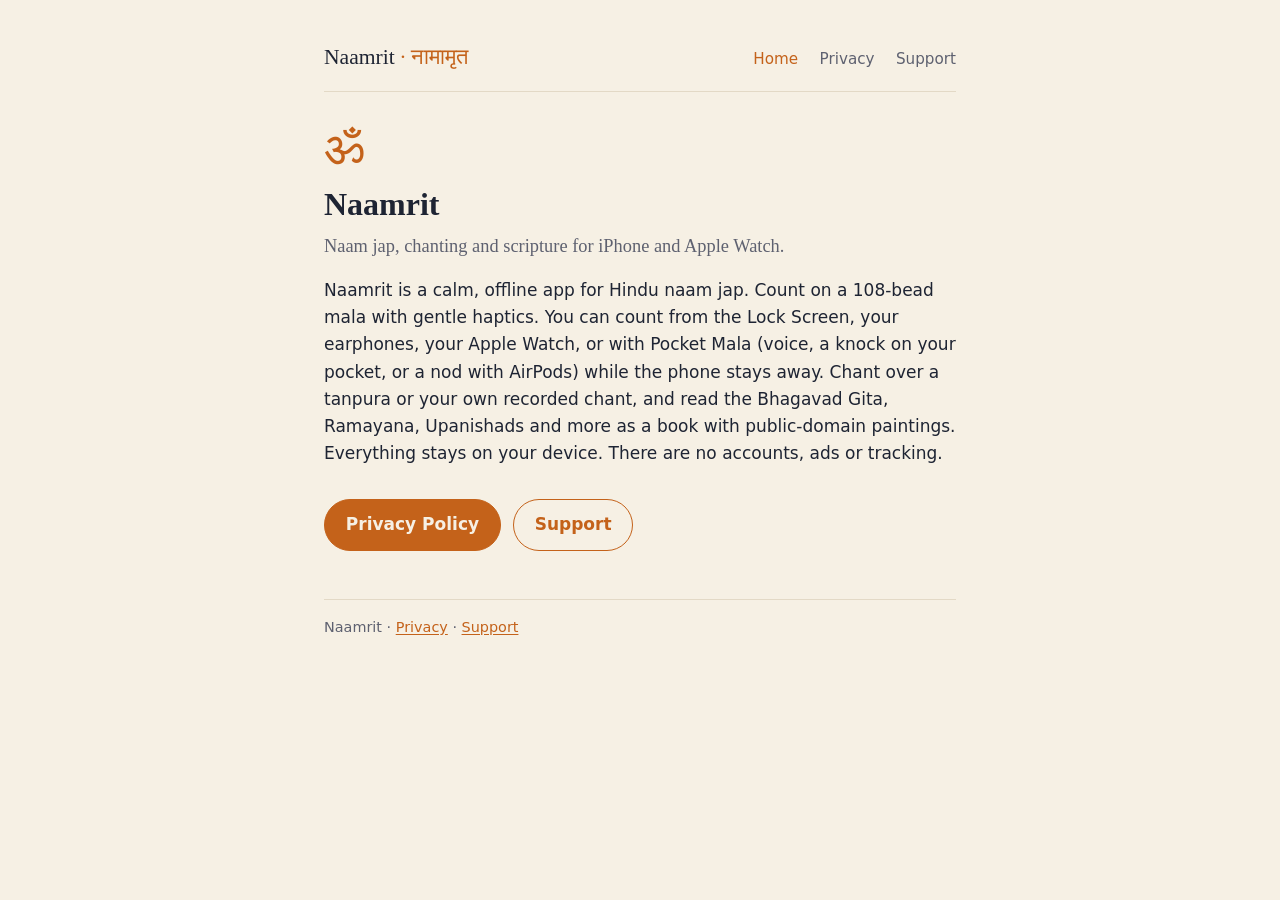
<file: index.html>
<!doctype html>
<html lang="en">
<head>
  <meta charset="utf-8">
  <meta name="viewport" content="width=device-width, initial-scale=1">
  <title>Naamrit — naam jap, chanting and scripture</title>
  <meta name="description" content="Naamrit is a calm, offline app for Hindu naam jap, chanting and scripture on iPhone and Apple Watch.">
  <link rel="stylesheet" href="style.css">
</head>
<body>
  <div class="wrap">
    <header class="site">
      <a class="brand" href="./">Naamrit <span>· नामामृत</span></a>
      <nav>
        <a href="./" aria-current="page">Home</a>
        <a href="privacy.html">Privacy</a>
        <a href="support.html">Support</a>
      </nav>
    </header>

    <main>
      <div class="mark" aria-hidden="true">ॐ</div>
      <h1>Naamrit</h1>
      <p class="lede">Naam jap, chanting and scripture for iPhone and Apple Watch.</p>

      <p>Naamrit is a calm, offline app for Hindu naam jap. Count on a 108-bead mala with gentle haptics. You can count
        from the Lock Screen, your earphones, your Apple Watch, or with Pocket Mala (voice, a knock on your pocket,
        or a nod with AirPods) while the phone stays away. Chant over a tanpura or your own recorded chant, and read the
        Bhagavad Gita, Ramayana, Upanishads and more as a book with public-domain paintings. Everything stays on
        your device. There are no accounts, ads or tracking.</p>

      <div class="links">
        <a class="button primary" href="privacy.html">Privacy Policy</a>
        <a class="button" href="support.html">Support</a>
      </div>
    </main>

    <footer class="site">
      Naamrit · <a href="privacy.html">Privacy</a> · <a href="support.html">Support</a>
    </footer>
  </div>
</body>
</html>
</file>
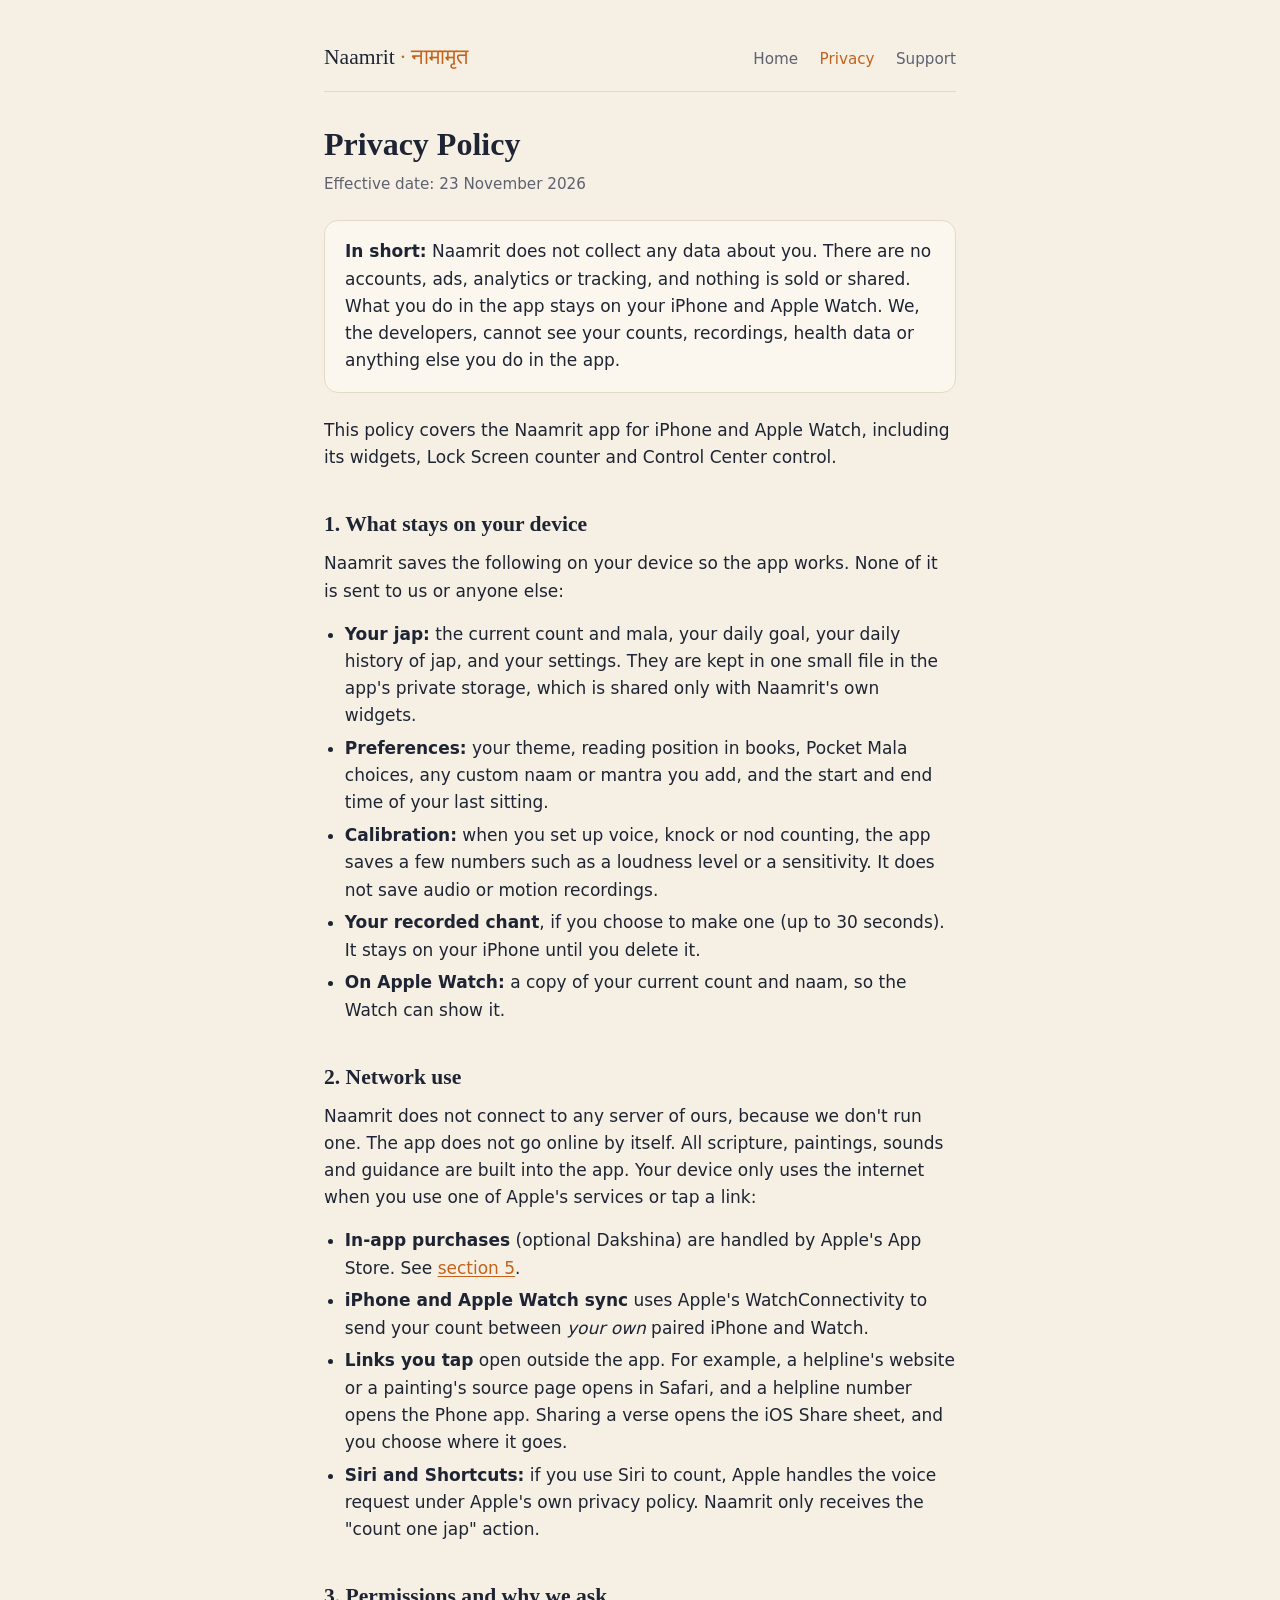
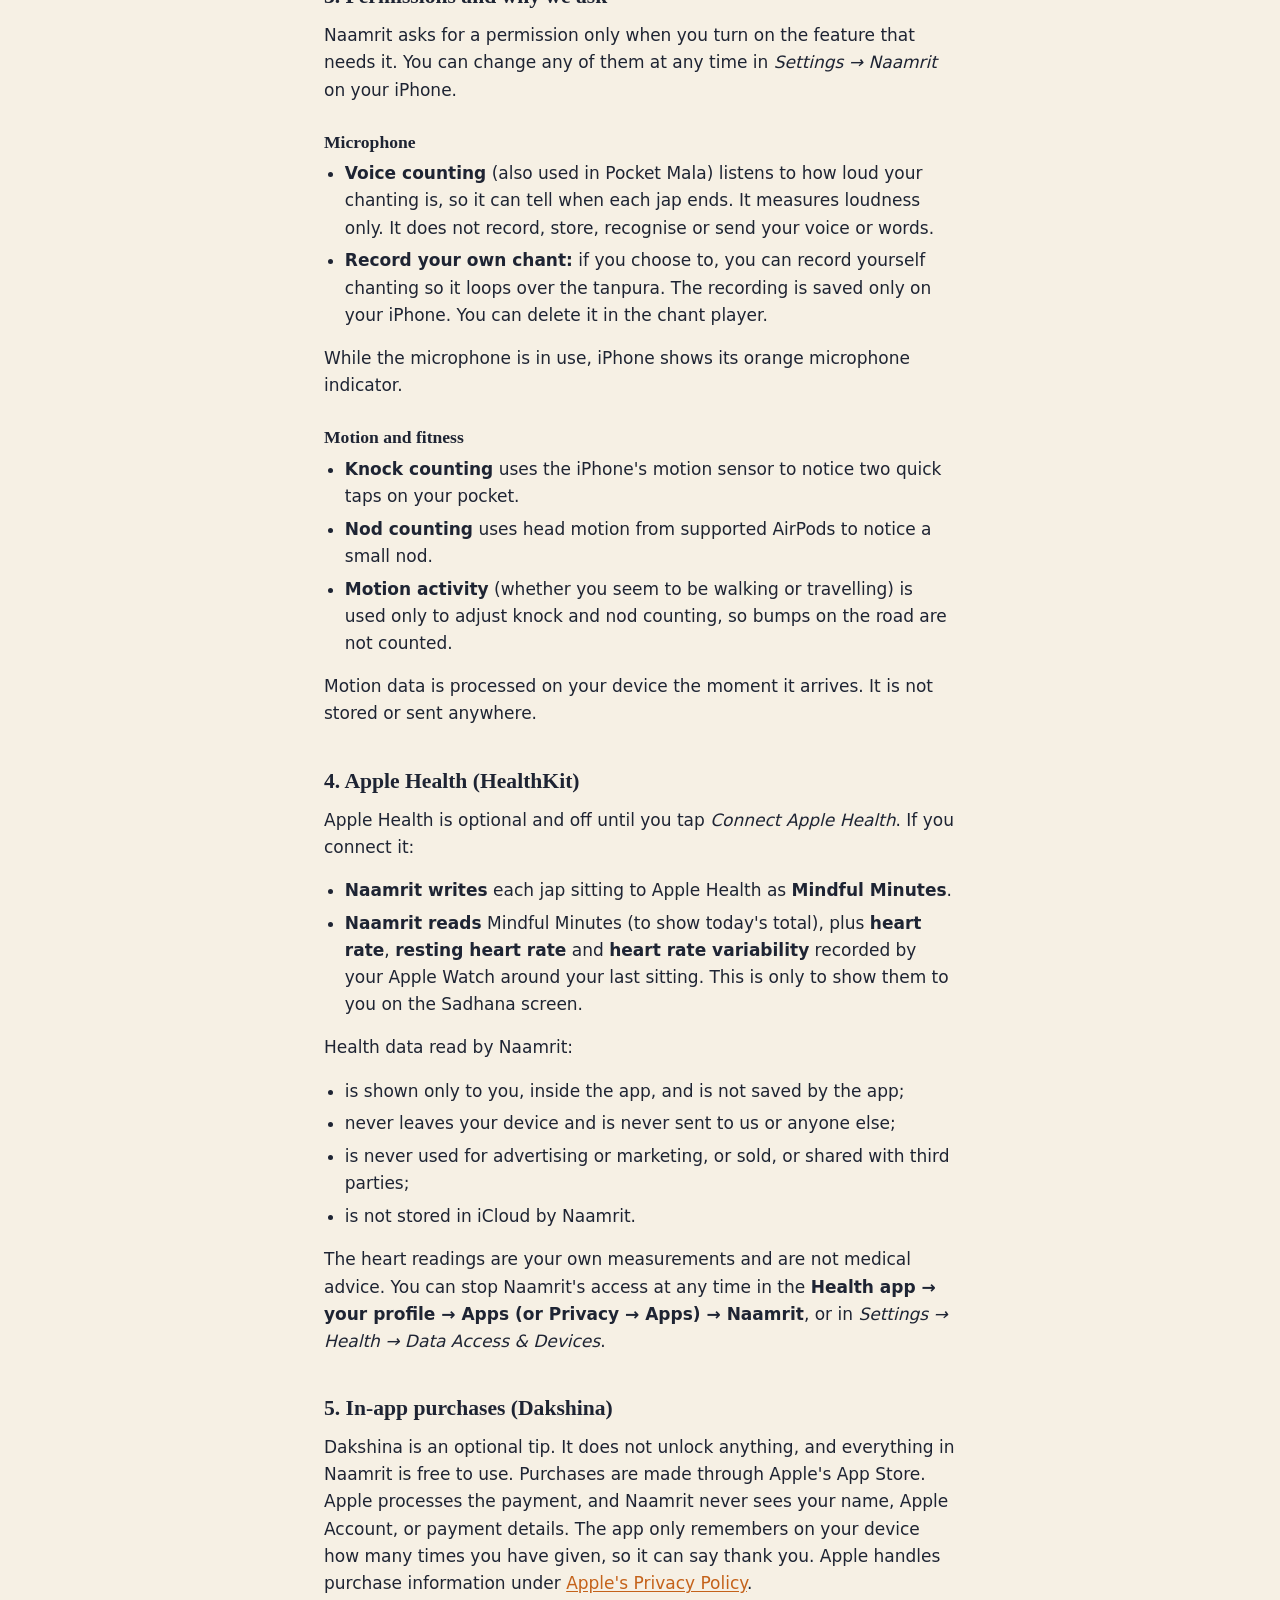
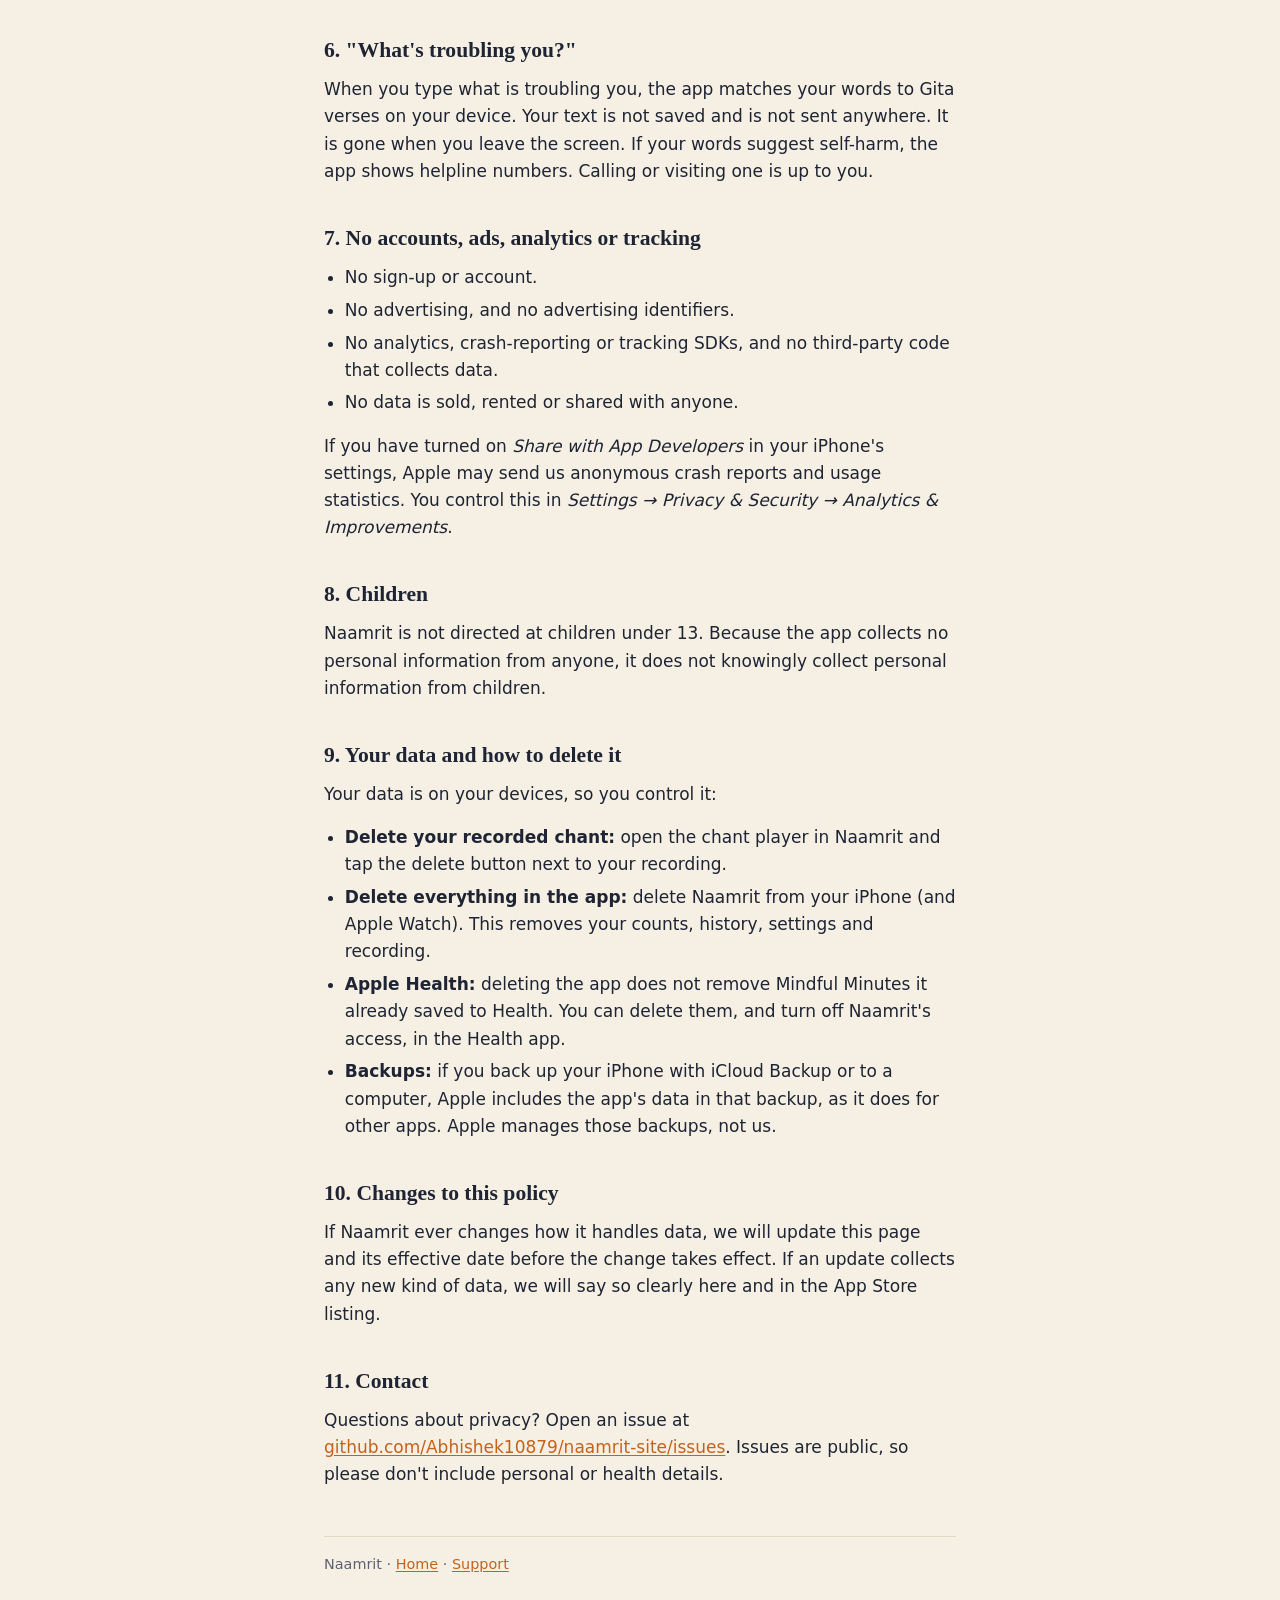
<file: privacy.html>
<!doctype html>
<html lang="en">
<head>
  <meta charset="utf-8">
  <meta name="viewport" content="width=device-width, initial-scale=1">
  <title>Privacy Policy — Naamrit</title>
  <meta name="description" content="Naamrit's privacy policy. Naamrit collects no personal data. Everything stays on your device.">
  <link rel="stylesheet" href="style.css">
</head>
<body>
  <div class="wrap">
    <header class="site">
      <a class="brand" href="./">Naamrit <span>· नामामृत</span></a>
      <nav>
        <a href="./">Home</a>
        <a href="privacy.html" aria-current="page">Privacy</a>
        <a href="support.html">Support</a>
      </nav>
    </header>

    <main>
      <h1>Privacy Policy</h1>
      <p class="meta">Effective date: 23 November 2026</p>

      <div class="card">
        <p><strong>In short:</strong> Naamrit does not collect any data about you. There are no accounts, ads, analytics or
          tracking, and nothing is sold or shared. What you do in the app stays on your iPhone and Apple Watch.
          We, the developers, cannot see your counts, recordings, health data or anything else you do in the app.</p>
      </div>

      <p>This policy covers the Naamrit app for iPhone and Apple Watch, including its widgets, Lock Screen counter and
        Control Center control.</p>

      <h2>1. What stays on your device</h2>
      <p>Naamrit saves the following on your device so the app works. None of it is sent to us or anyone else:</p>
      <ul>
        <li><strong>Your jap:</strong> the current count and mala, your daily goal, your daily history of jap, and your
          settings. They are kept in one small file in the app's private storage, which is shared only with
          Naamrit's own widgets.</li>
        <li><strong>Preferences:</strong> your theme, reading position in books, Pocket Mala choices, any custom naam
          or mantra you add, and the start and end time of your last sitting.</li>
        <li><strong>Calibration:</strong> when you set up voice, knock or nod counting, the app saves a few numbers
          such as a loudness level or a sensitivity. It does not save audio or motion recordings.</li>
        <li><strong>Your recorded chant</strong>, if you choose to make one (up to 30 seconds). It stays on your iPhone until you
          delete it.</li>
        <li><strong>On Apple Watch:</strong> a copy of your current count and naam, so the Watch can show it.</li>
      </ul>

      <h2>2. Network use</h2>
      <p>Naamrit does not connect to any server of ours, because we don't run one. The app does not go online by itself.
        All scripture, paintings, sounds and guidance are built into the app. Your device only uses the internet when
        you use one of Apple's services or tap a link:</p>
      <ul>
        <li><strong>In-app purchases</strong> (optional Dakshina) are handled by Apple's App Store. See
          <a href="#purchases">section 5</a>.</li>
        <li><strong>iPhone and Apple Watch sync</strong> uses Apple's WatchConnectivity to send your count between
          <em>your own</em> paired iPhone and Watch.</li>
        <li><strong>Links you tap</strong> open outside the app. For example, a helpline's website or a painting's
          source page opens in Safari, and a helpline number opens the Phone app. Sharing a verse opens the iOS Share
          sheet, and you choose where it goes.</li>
        <li><strong>Siri and Shortcuts:</strong> if you use Siri to count, Apple handles the voice request under
          Apple's own privacy policy. Naamrit only receives the "count one jap" action.</li>
      </ul>

      <h2>3. Permissions and why we ask</h2>
      <p>Naamrit asks for a permission only when you turn on the feature that needs it. You can change any of them
        at any time in <em>Settings → Naamrit</em> on your iPhone.</p>

      <h3>Microphone</h3>
      <ul>
        <li><strong>Voice counting</strong> (also used in Pocket Mala) listens to how loud your chanting is, so it can
          tell when each jap ends. It measures loudness only. It does not record, store, recognise or send your voice
          or words.</li>
        <li><strong>Record your own chant:</strong> if you choose to, you can record yourself chanting so it loops over
          the tanpura. The recording is saved only on your iPhone. You can delete it in the chant player.</li>
      </ul>
      <p>While the microphone is in use, iPhone shows its orange microphone indicator.</p>

      <h3>Motion and fitness</h3>
      <ul>
        <li><strong>Knock counting</strong> uses the iPhone's motion sensor to notice two quick taps on your pocket.</li>
        <li><strong>Nod counting</strong> uses head motion from supported AirPods to notice a small nod.</li>
        <li><strong>Motion activity</strong> (whether you seem to be walking or travelling) is used only to adjust
          knock and nod counting, so bumps on the road are not counted.</li>
      </ul>
      <p>Motion data is processed on your device the moment it arrives. It is not stored or sent anywhere.</p>

      <h2 id="health">4. Apple Health (HealthKit)</h2>
      <p>Apple Health is optional and off until you tap <em>Connect Apple Health</em>. If you connect it:</p>
      <ul>
        <li><strong>Naamrit writes</strong> each jap sitting to Apple Health as <strong>Mindful Minutes</strong>.</li>
        <li><strong>Naamrit reads</strong> Mindful Minutes (to show today's total), plus <strong>heart rate</strong>,
          <strong>resting heart rate</strong> and <strong>heart rate variability</strong> recorded by your Apple Watch
          around your last sitting. This is only to show them to you on the Sadhana screen.</li>
      </ul>
      <p>Health data read by Naamrit:</p>
      <ul>
        <li>is shown only to you, inside the app, and is not saved by the app;</li>
        <li>never leaves your device and is never sent to us or anyone else;</li>
        <li>is never used for advertising or marketing, or sold, or shared with third parties;</li>
        <li>is not stored in iCloud by Naamrit.</li>
      </ul>
      <p>The heart readings are your own measurements and are not medical advice. You can stop Naamrit's access at any time
        in the <strong>Health app → your profile → Apps (or Privacy → Apps) → Naamrit</strong>, or in
        <em>Settings → Health → Data Access &amp; Devices</em>.</p>

      <h2 id="purchases">5. In-app purchases (Dakshina)</h2>
      <p>Dakshina is an optional tip. It does not unlock anything, and everything in Naamrit is free to use. Purchases
        are made through Apple's App Store. Apple processes the payment, and Naamrit never sees your name, Apple
        Account, or payment details. The app only remembers on your device how many times you have given, so it can say
        thank you. Apple handles purchase information under
        <a href="https://www.apple.com/legal/privacy/">Apple's Privacy Policy</a>.</p>

      <h2>6. "What's troubling you?"</h2>
      <p>When you type what is troubling you, the app matches your words to Gita verses on your device. Your text is not
        saved and is not sent anywhere. It is gone when you leave the screen. If your words suggest self-harm, the app
        shows helpline numbers. Calling or visiting one is up to you.</p>

      <h2>7. No accounts, ads, analytics or tracking</h2>
      <ul>
        <li>No sign-up or account.</li>
        <li>No advertising, and no advertising identifiers.</li>
        <li>No analytics, crash-reporting or tracking SDKs, and no third-party code that collects data.</li>
        <li>No data is sold, rented or shared with anyone.</li>
      </ul>
      <p>If you have turned on <em>Share with App Developers</em> in your iPhone's settings, Apple may send us anonymous
        crash reports and usage statistics. You control this in
        <em>Settings → Privacy &amp; Security → Analytics &amp; Improvements</em>.</p>

      <h2>8. Children</h2>
      <p>Naamrit is not directed at children under 13. Because the app collects no personal information from anyone, it
        does not knowingly collect personal information from children.</p>

      <h2>9. Your data and how to delete it</h2>
      <p>Your data is on your devices, so you control it:</p>
      <ul>
        <li><strong>Delete your recorded chant:</strong> open the chant player in Naamrit and tap the delete
          button next to your recording.</li>
        <li><strong>Delete everything in the app:</strong> delete Naamrit from your iPhone (and Apple Watch). This
          removes your counts, history, settings and recording.</li>
        <li><strong>Apple Health:</strong> deleting the app does not remove Mindful Minutes it already saved to Health.
          You can delete them, and turn off Naamrit's access, in the Health app.</li>
        <li><strong>Backups:</strong> if you back up your iPhone with iCloud Backup or to a computer, Apple includes the app's
          data in that backup, as it does for other apps. Apple manages those backups, not us.</li>
      </ul>

      <h2>10. Changes to this policy</h2>
      <p>If Naamrit ever changes how it handles data, we will update this page and its effective date before the
        change takes effect. If an update collects any new kind of data, we will say so clearly here and in the
        App Store listing.</p>

      <h2>11. Contact</h2>
      <p>Questions about privacy? Open an issue at
        <a href="https://github.com/Abhishek10879/naamrit-site/issues">github.com/Abhishek10879/naamrit-site/issues</a>.
        Issues are public, so please don't include personal or health details.</p>
    </main>

    <footer class="site">
      Naamrit · <a href="./">Home</a> · <a href="support.html">Support</a>
    </footer>
  </div>
</body>
</html>
</file>
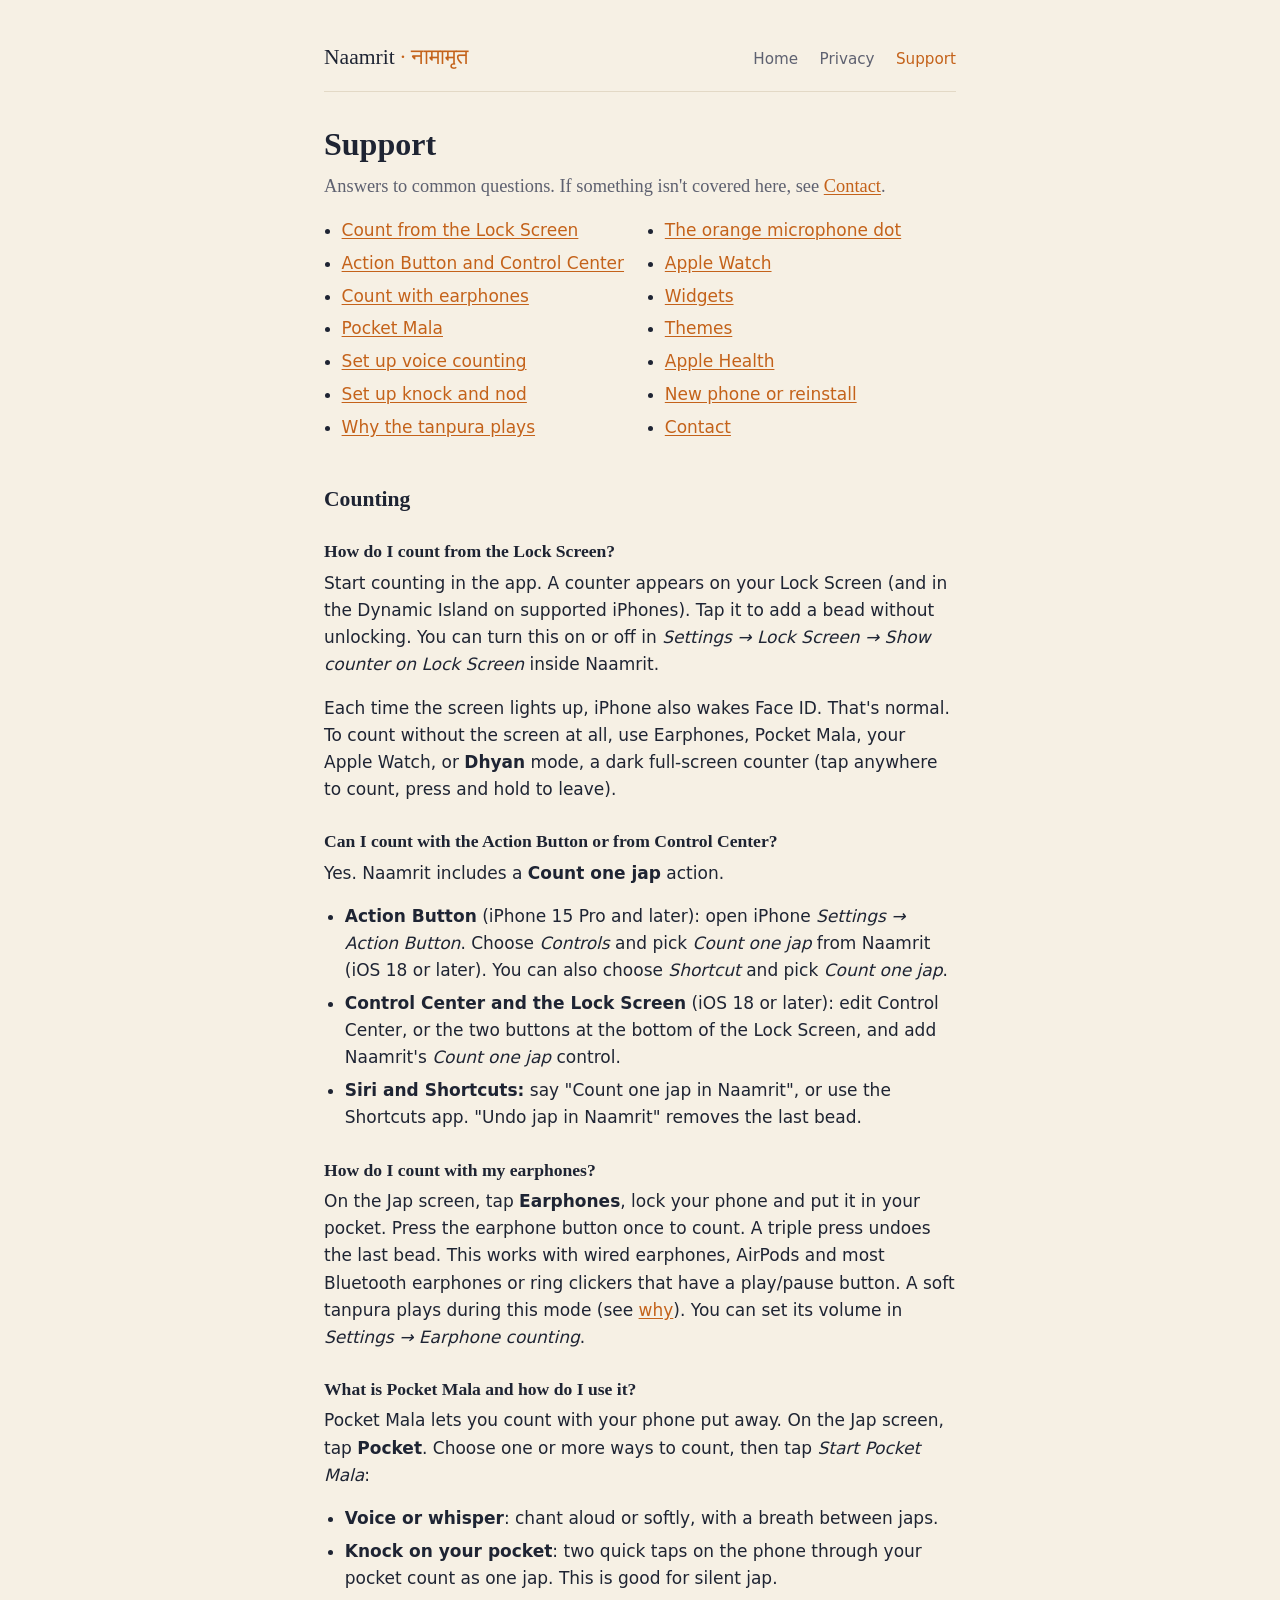
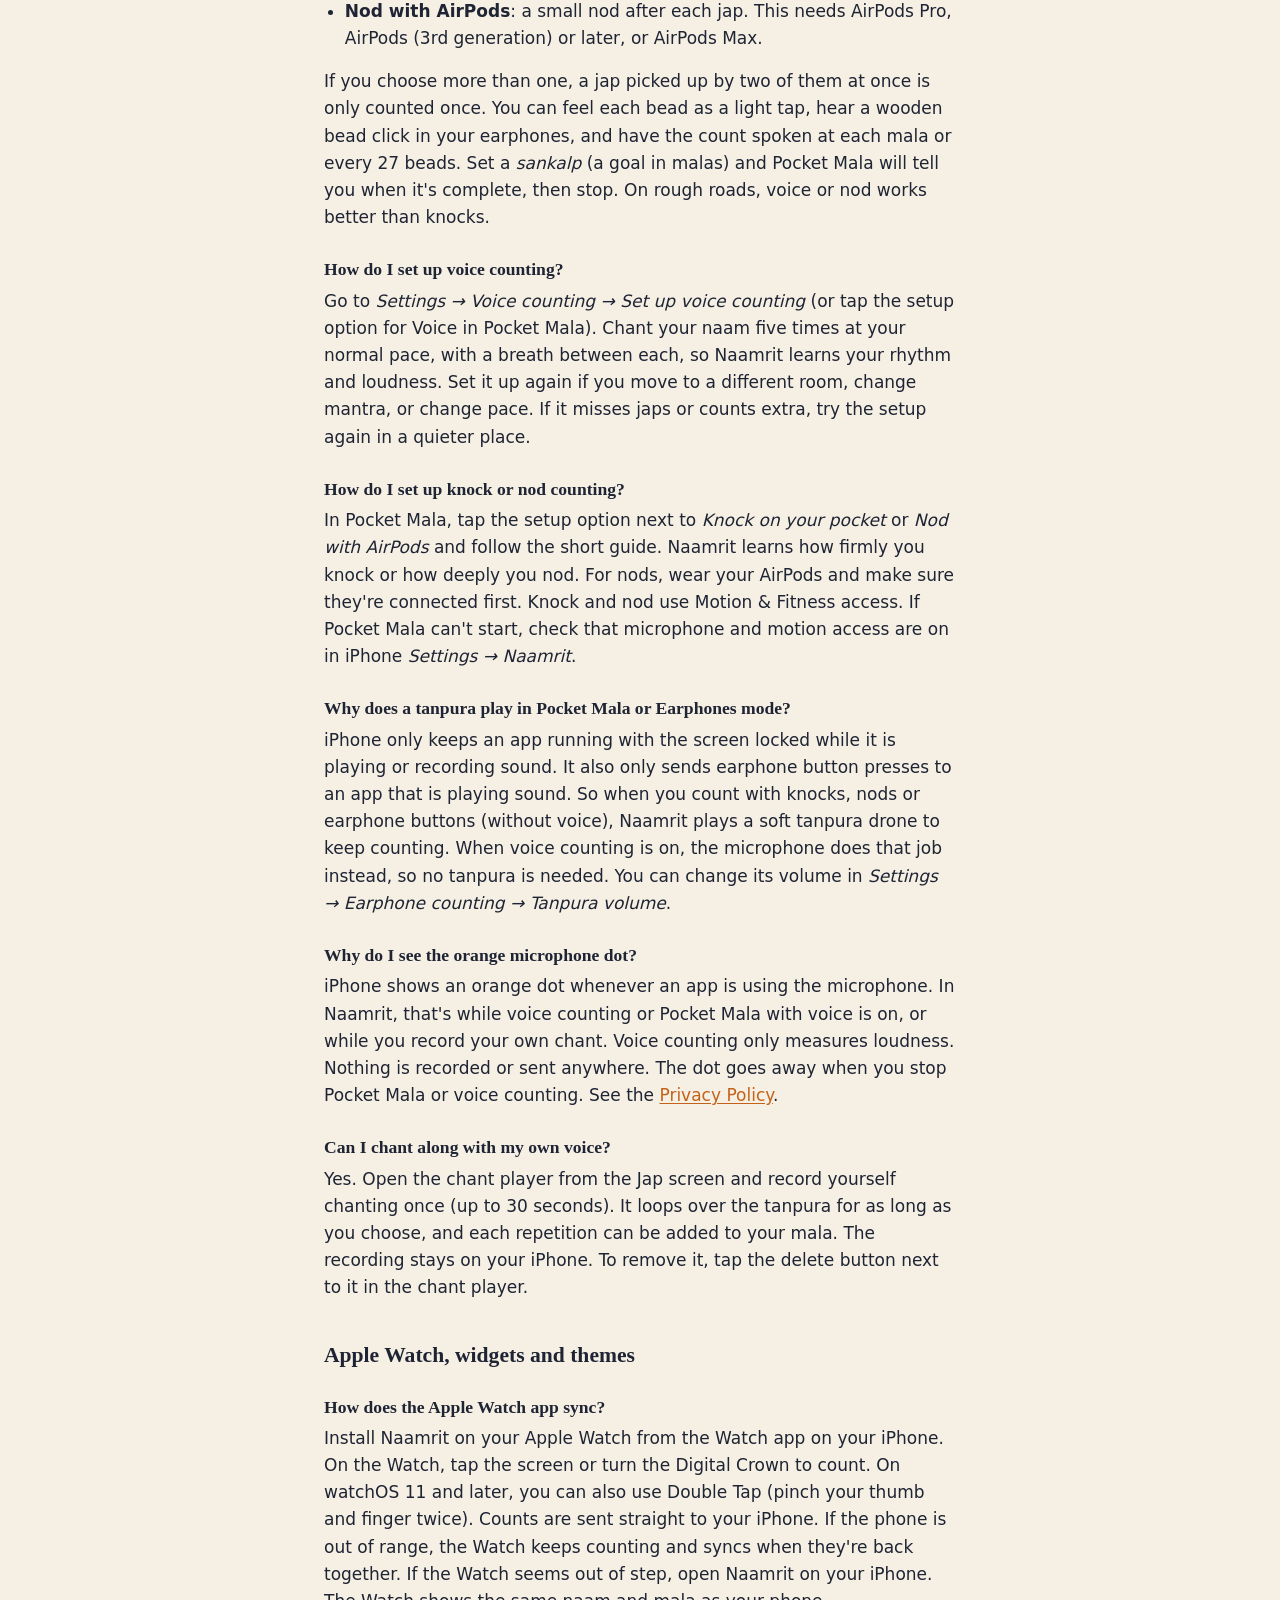
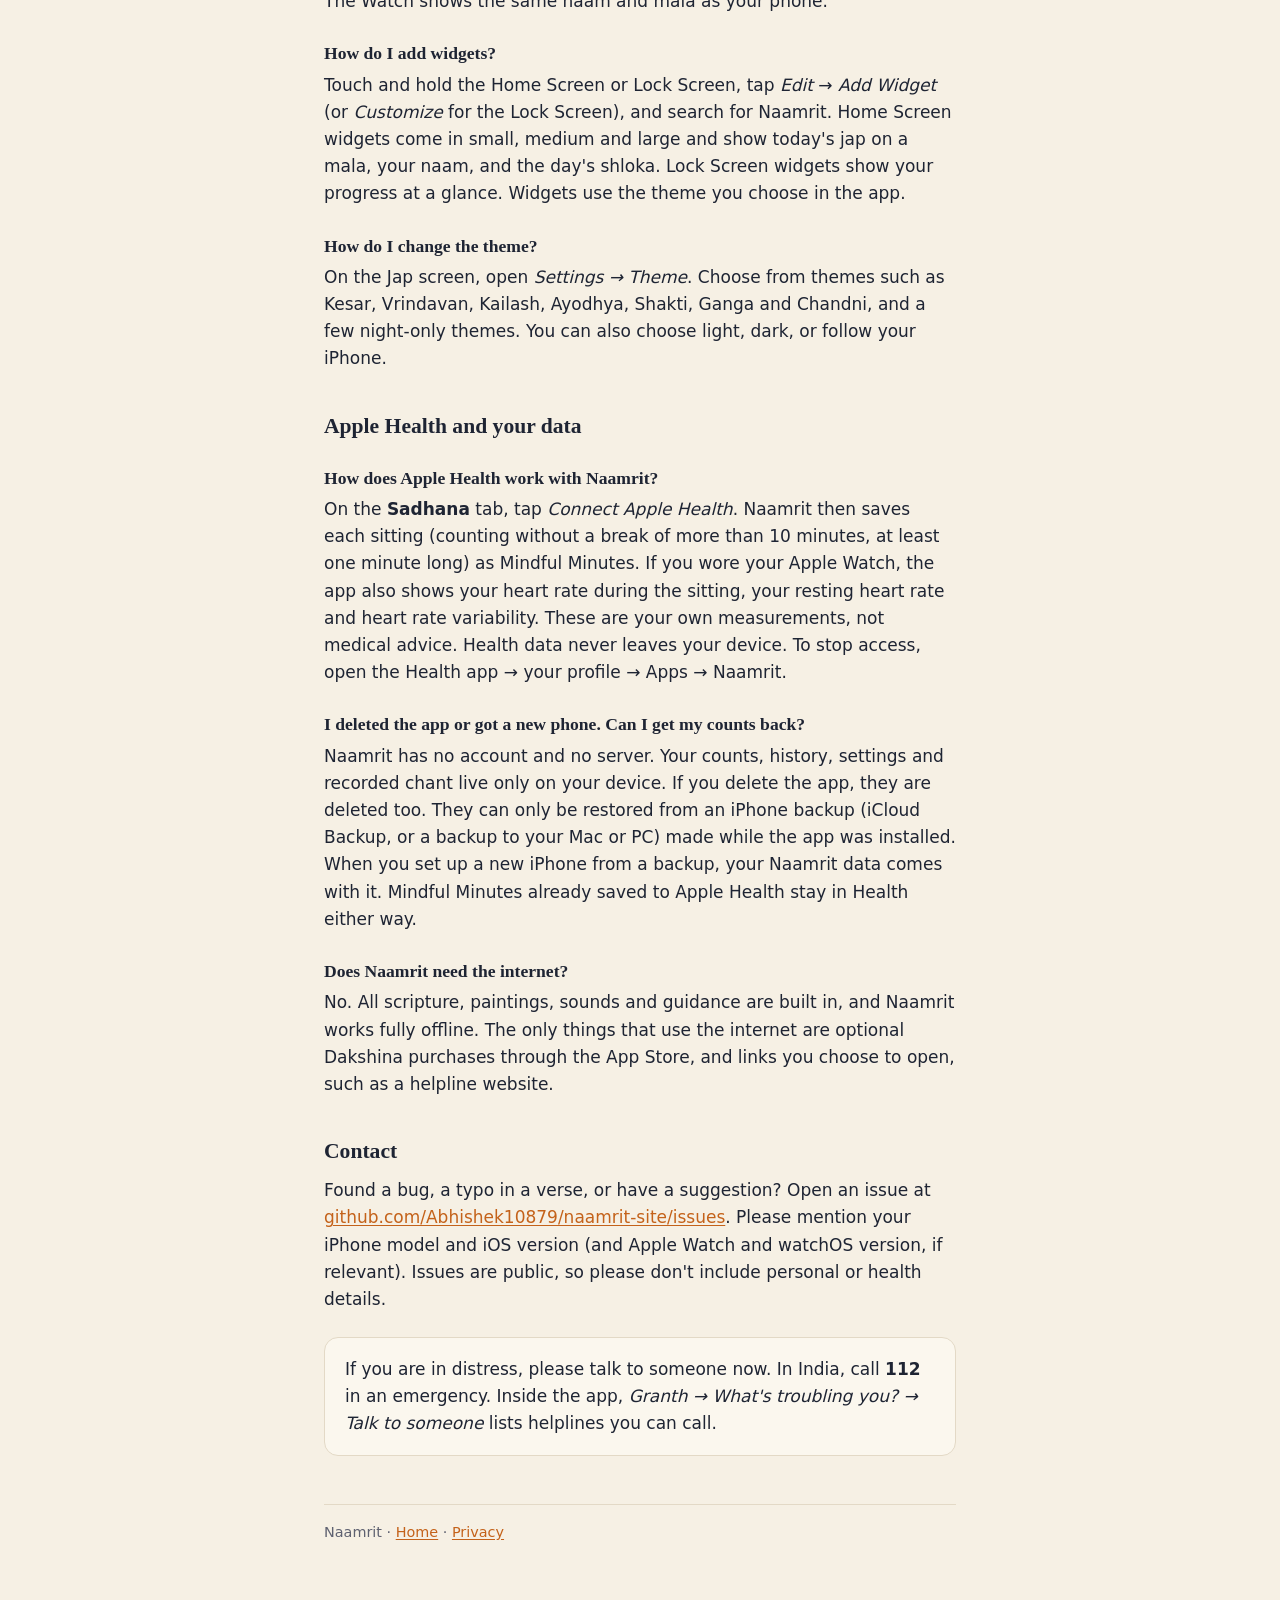
<file: support.html>
<!doctype html>
<html lang="en">
<head>
  <meta charset="utf-8">
  <meta name="viewport" content="width=device-width, initial-scale=1">
  <title>Support — Naamrit</title>
  <meta name="description" content="Help with Naamrit: counting from the Lock Screen, Action Button, earphones, Pocket Mala, Apple Watch, widgets, themes and Apple Health.">
  <link rel="stylesheet" href="style.css">
</head>
<body>
  <div class="wrap">
    <header class="site">
      <a class="brand" href="./">Naamrit <span>· नामामृत</span></a>
      <nav>
        <a href="./">Home</a>
        <a href="privacy.html">Privacy</a>
        <a href="support.html" aria-current="page">Support</a>
      </nav>
    </header>

    <main>
      <h1>Support</h1>
      <p class="lede">Answers to common questions. If something isn't covered here, see <a href="#contact">Contact</a>.</p>

      <ul class="toc">
        <li><a href="#lock-screen">Count from the Lock Screen</a></li>
        <li><a href="#action-button">Action Button and Control Center</a></li>
        <li><a href="#earphones">Count with earphones</a></li>
        <li><a href="#pocket-mala">Pocket Mala</a></li>
        <li><a href="#voice">Set up voice counting</a></li>
        <li><a href="#knock-nod">Set up knock and nod</a></li>
        <li><a href="#tanpura">Why the tanpura plays</a></li>
        <li><a href="#microphone">The orange microphone dot</a></li>
        <li><a href="#watch">Apple Watch</a></li>
        <li><a href="#widgets">Widgets</a></li>
        <li><a href="#themes">Themes</a></li>
        <li><a href="#health">Apple Health</a></li>
        <li><a href="#reinstall">New phone or reinstall</a></li>
        <li><a href="#contact">Contact</a></li>
      </ul>

      <h2>Counting</h2>

      <h3 id="lock-screen">How do I count from the Lock Screen?</h3>
      <p>Start counting in the app. A counter appears on your Lock Screen (and in the Dynamic Island on supported
        iPhones). Tap it to add a bead without unlocking. You can turn this on or off in
        <em>Settings → Lock Screen → Show counter on Lock Screen</em> inside Naamrit.</p>
      <p>Each time the screen lights up, iPhone also wakes Face ID. That's normal. To count without the screen
        at all, use Earphones, Pocket Mala, your Apple Watch, or <strong>Dhyan</strong> mode, a dark full-screen
        counter (tap anywhere to count, press and hold to leave).</p>

      <h3 id="action-button">Can I count with the Action Button or from Control Center?</h3>
      <p>Yes. Naamrit includes a <strong>Count one jap</strong> action.</p>
      <ul>
        <li><strong>Action Button</strong> (iPhone 15 Pro and later): open iPhone
          <em>Settings → Action Button</em>. Choose <em>Controls</em> and pick <em>Count one jap</em> from Naamrit
          (iOS 18 or later). You can also choose <em>Shortcut</em> and pick <em>Count one jap</em>.</li>
        <li><strong>Control Center and the Lock Screen</strong> (iOS 18 or later): edit Control Center, or the two buttons at
          the bottom of the Lock Screen, and add Naamrit's <em>Count one jap</em> control.</li>
        <li><strong>Siri and Shortcuts:</strong> say "Count one jap in Naamrit", or use the Shortcuts app.
          "Undo jap in Naamrit" removes the last bead.</li>
      </ul>

      <h3 id="earphones">How do I count with my earphones?</h3>
      <p>On the Jap screen, tap <strong>Earphones</strong>, lock your phone and put it in your pocket. Press the
        earphone button once to count. A triple press undoes the last bead. This works with wired earphones, AirPods
        and most Bluetooth earphones or ring clickers that have a play/pause button. A soft tanpura plays during this
        mode (see <a href="#tanpura">why</a>). You can set its volume in <em>Settings → Earphone counting</em>.</p>

      <h3 id="pocket-mala">What is Pocket Mala and how do I use it?</h3>
      <p>Pocket Mala lets you count with your phone put away. On the Jap screen, tap <strong>Pocket</strong>. Choose
        one or more ways to count, then tap <em>Start Pocket Mala</em>:</p>
      <ul>
        <li><strong>Voice or whisper</strong>: chant aloud or softly, with a breath between japs.</li>
        <li><strong>Knock on your pocket</strong>: two quick taps on the phone through your pocket count as one jap. This is good for silent jap.</li>
        <li><strong>Nod with AirPods</strong>: a small nod after each jap. This needs AirPods Pro, AirPods (3rd generation) or later, or AirPods Max.</li>
      </ul>
      <p>If you choose more than one, a jap picked up by two of them at once is only counted once. You can feel each
        bead as a light tap, hear a wooden bead click in your earphones, and have the count spoken at each mala or every
        27 beads. Set a <em>sankalp</em> (a goal in malas) and Pocket Mala will tell you when it's complete, then stop.
        On rough roads, voice or nod works better than knocks.</p>

      <h3 id="voice">How do I set up voice counting?</h3>
      <p>Go to <em>Settings → Voice counting → Set up voice counting</em> (or tap the setup option for Voice in Pocket
        Mala). Chant your naam five times at your normal pace, with a breath between each, so Naamrit learns your
        rhythm and loudness. Set it up again if you move to a different room, change mantra, or change pace. If
        it misses japs or counts extra, try the setup again in a quieter place.</p>

      <h3 id="knock-nod">How do I set up knock or nod counting?</h3>
      <p>In Pocket Mala, tap the setup option next to <em>Knock on your pocket</em> or <em>Nod with AirPods</em>
        and follow the short guide. Naamrit learns how firmly you knock or how deeply you nod. For nods, wear your
        AirPods and make sure they're connected first. Knock and nod use Motion &amp; Fitness access. If Pocket Mala
        can't start, check that microphone and motion access are on in iPhone <em>Settings → Naamrit</em>.</p>

      <h3 id="tanpura">Why does a tanpura play in Pocket Mala or Earphones mode?</h3>
      <p>iPhone only keeps an app running with the screen locked while it is playing or recording sound. It also only sends
        earphone button presses to an app that is playing sound. So when you count with knocks, nods or earphone
        buttons (without voice), Naamrit plays a soft tanpura drone to keep counting. When voice counting is on, the
        microphone does that job instead, so no tanpura is needed. You can change its volume in
        <em>Settings → Earphone counting → Tanpura volume</em>.</p>

      <h3 id="microphone">Why do I see the orange microphone dot?</h3>
      <p>iPhone shows an orange dot whenever an app is using the microphone. In Naamrit, that's while voice counting or
        Pocket Mala with voice is on, or while you record your own chant. Voice counting only measures loudness.
        Nothing is recorded or sent anywhere. The dot goes away when you stop Pocket Mala or voice counting. See the
        <a href="privacy.html">Privacy Policy</a>.</p>

      <h3>Can I chant along with my own voice?</h3>
      <p>Yes. Open the chant player from the Jap screen and record yourself chanting once (up to 30 seconds). It loops over
        the tanpura for as long as you choose, and each repetition can be added to your mala. The recording stays on your
        iPhone. To remove it, tap the delete button next to it in the chant player.</p>

      <h2>Apple Watch, widgets and themes</h2>

      <h3 id="watch">How does the Apple Watch app sync?</h3>
      <p>Install Naamrit on your Apple Watch from the Watch app on your iPhone. On the Watch, tap the screen or turn the
        Digital Crown to count. On watchOS 11 and later, you can also use Double Tap (pinch your thumb and finger twice).
        Counts are sent straight to your iPhone. If the phone is out of range, the Watch keeps counting and syncs
        when they're back together. If the Watch seems out of step, open Naamrit on your iPhone. The Watch shows the
        same naam and mala as your phone.</p>

      <h3 id="widgets">How do I add widgets?</h3>
      <p>Touch and hold the Home Screen or Lock Screen, tap <em>Edit</em> → <em>Add Widget</em> (or <em>Customize</em>
        for the Lock Screen), and search for Naamrit. Home Screen widgets come in small, medium and large and show
        today's jap on a mala, your naam, and the day's shloka. Lock Screen widgets show your progress at a glance.
        Widgets use the theme you choose in the app.</p>

      <h3 id="themes">How do I change the theme?</h3>
      <p>On the Jap screen, open <em>Settings → Theme</em>. Choose from themes such as Kesar, Vrindavan, Kailash,
        Ayodhya, Shakti, Ganga and Chandni, and a few night-only themes. You can also choose light, dark, or follow
        your iPhone.</p>

      <h2>Apple Health and your data</h2>

      <h3 id="health">How does Apple Health work with Naamrit?</h3>
      <p>On the <strong>Sadhana</strong> tab, tap <em>Connect Apple Health</em>. Naamrit then saves each sitting
        (counting without a break of more than 10 minutes, at least one minute long) as Mindful Minutes. If you wore your
        Apple Watch, the app also shows your heart rate during the sitting, your resting heart rate and heart rate
        variability. These are your own measurements, not medical advice. Health data never leaves your device. To
        stop access, open the Health app → your profile → Apps → Naamrit.</p>

      <h3 id="reinstall">I deleted the app or got a new phone. Can I get my counts back?</h3>
      <p>Naamrit has no account and no server. Your counts, history, settings and recorded chant live only on your
        device. If you delete the app, they are deleted too. They can only be restored from an iPhone backup
        (iCloud Backup, or a backup to your Mac or PC) made while the app was installed. When you set up a new
        iPhone from a backup, your Naamrit data comes with it. Mindful Minutes already saved to Apple Health stay in
        Health either way.</p>

      <h3>Does Naamrit need the internet?</h3>
      <p>No. All scripture, paintings, sounds and guidance are built in, and Naamrit works fully offline. The only things
        that use the internet are optional Dakshina purchases through the App Store, and links you choose to open, such as
        a helpline website.</p>

      <h2 id="contact">Contact</h2>
      <p>Found a bug, a typo in a verse, or have a suggestion? Open an issue at
        <a href="https://github.com/Abhishek10879/naamrit-site/issues">github.com/Abhishek10879/naamrit-site/issues</a>.
        Please mention your iPhone model and iOS version (and Apple Watch and watchOS version, if relevant). Issues are
        public, so please don't include personal or health details.</p>
      <div class="card">
        <p>If you are in distress, please talk to someone now. In India, call <strong>112</strong> in an emergency.
          Inside the app, <em>Granth → What's troubling you? → Talk to someone</em> lists helplines you can call.</p>
      </div>
    </main>

    <footer class="site">
      Naamrit · <a href="./">Home</a> · <a href="privacy.html">Privacy</a>
    </footer>
  </div>
</body>
</html>
</file>
<file: style.css>
:root {
  color-scheme: light dark;
  --paper: #F6F0E4;
  --card: #FBF7EE;
  --ink: #1E2433;
  --muted: #5E6170;
  --rule: #E3D9C6;
  --saffron: #C4621A;
  --serif: ui-serif, "New York", Georgia, "Times New Roman", serif;
  --sans: system-ui, -apple-system, "Segoe UI", Roboto, "Helvetica Neue", Arial, sans-serif;
}

@media (prefers-color-scheme: dark) {
  :root {
    --paper: #0F121A;
    --card: #171B26;
    --ink: #ECE5D6;
    --muted: #A7A196;
    --rule: #2A2F3C;
    --saffron: #EE9140;
  }
}

* { box-sizing: border-box; }

html { -webkit-text-size-adjust: 100%; }

body {
  margin: 0;
  background: var(--paper);
  color: var(--ink);
  font-family: var(--sans);
  font-size: 17px;
  line-height: 1.6;
}

.wrap {
  max-width: 42rem;
  margin: 0 auto;
  padding: 2.5rem 1.25rem 4rem;
}

header.site {
  display: flex;
  align-items: baseline;
  justify-content: space-between;
  flex-wrap: wrap;
  gap: 0.5rem 1rem;
  padding-bottom: 1rem;
  margin-bottom: 2rem;
  border-bottom: 1px solid var(--rule);
}

header.site .brand {
  font-family: var(--serif);
  font-size: 1.35rem;
  color: var(--ink);
  text-decoration: none;
}

header.site .brand span { color: var(--saffron); }

nav a {
  margin-left: 1rem;
  color: var(--muted);
  text-decoration: none;
  font-size: 0.95rem;
}

nav a:first-child { margin-left: 0; }
nav a:hover, nav a[aria-current="page"] { color: var(--saffron); }

h1, h2, h3 {
  font-family: var(--serif);
  font-weight: 600;
  line-height: 1.25;
}

h1 { font-size: 2rem; margin: 0 0 0.5rem; }
h2 { font-size: 1.35rem; margin: 2.5rem 0 0.75rem; }
h3 { font-size: 1.1rem; margin: 1.75rem 0 0.4rem; }

p, ul, ol { margin: 0 0 1rem; }
ul, ol { padding-left: 1.3rem; }
li { margin-bottom: 0.35rem; }

a { color: var(--saffron); text-underline-offset: 2px; }

.lede {
  font-family: var(--serif);
  font-size: 1.15rem;
  color: var(--muted);
}

.meta { color: var(--muted); font-size: 0.95rem; }

.card {
  background: var(--card);
  border: 1px solid var(--rule);
  border-radius: 14px;
  padding: 1.1rem 1.25rem;
  margin: 1.5rem 0;
}

.card > :last-child { margin-bottom: 0; }

.links {
  display: flex;
  flex-wrap: wrap;
  gap: 0.75rem;
  margin: 2rem 0;
}

.button {
  display: inline-block;
  padding: 0.7rem 1.3rem;
  border-radius: 999px;
  border: 1px solid var(--saffron);
  color: var(--saffron);
  text-decoration: none;
  font-weight: 600;
}

.button.primary { background: var(--saffron); color: var(--paper); }

.mark {
  font-family: var(--serif);
  font-size: 3rem;
  color: var(--saffron);
  line-height: 1;
  margin-bottom: 0.75rem;
}

.toc { columns: 2; column-gap: 2rem; padding-left: 1.1rem; }
.toc li { break-inside: avoid; }

footer.site {
  margin-top: 3rem;
  padding-top: 1rem;
  border-top: 1px solid var(--rule);
  color: var(--muted);
  font-size: 0.9rem;
}

@media (max-width: 520px) {
  body { font-size: 16px; }
  .wrap { padding-top: 1.5rem; }
  h1 { font-size: 1.7rem; }
  .toc { columns: 1; }
}
</file>
